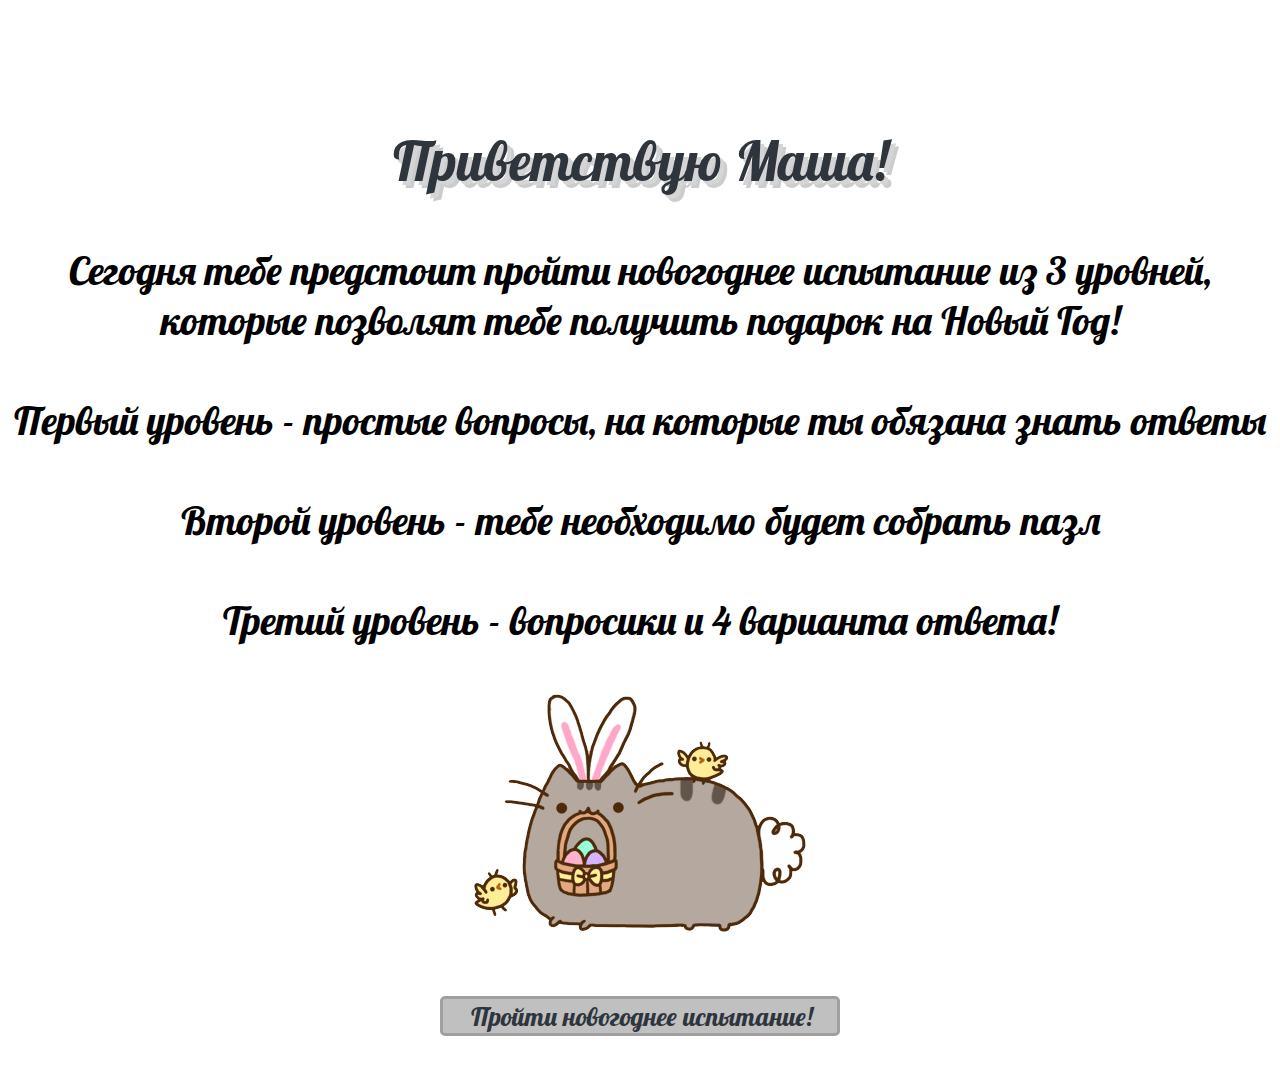
<file: index.html>
<!DOCTYPE html>
<html>
<head>
    <meta charset="utf-8">
    <title> Поздравляшки </title>
    <link rel="stylesheet" href="style.css"> 
    <link href="https://fonts.googleapis.com/css?family=Lobster" rel="stylesheet">
</head>
<body>     
    <div id="main">
        <h1>Приветствую Маша!</h1>
        <p>Сегодня тебе предстоит пройти новогоднее испытание из 3 уровней, которые позволят тебе получить подарок на Новый Год! <br><br> Первый уровень - простые вопросы, на которые ты обязана знать ответы <br><br> Второй уровень - тебе необходимо будет собрать пазл <br><br> Третий уровень - вопросики и 4 варианта ответа!</p>
        <span id="maincont">
           <img src="main.png" alt="">
           <p><input class = 'button' type="submit" name="submit" id="submit" value="Пройти новогоднее испытание!" onClick='location.href="first.html"'/></p>
        </span>
    </div>
</body>
</html>
</file>
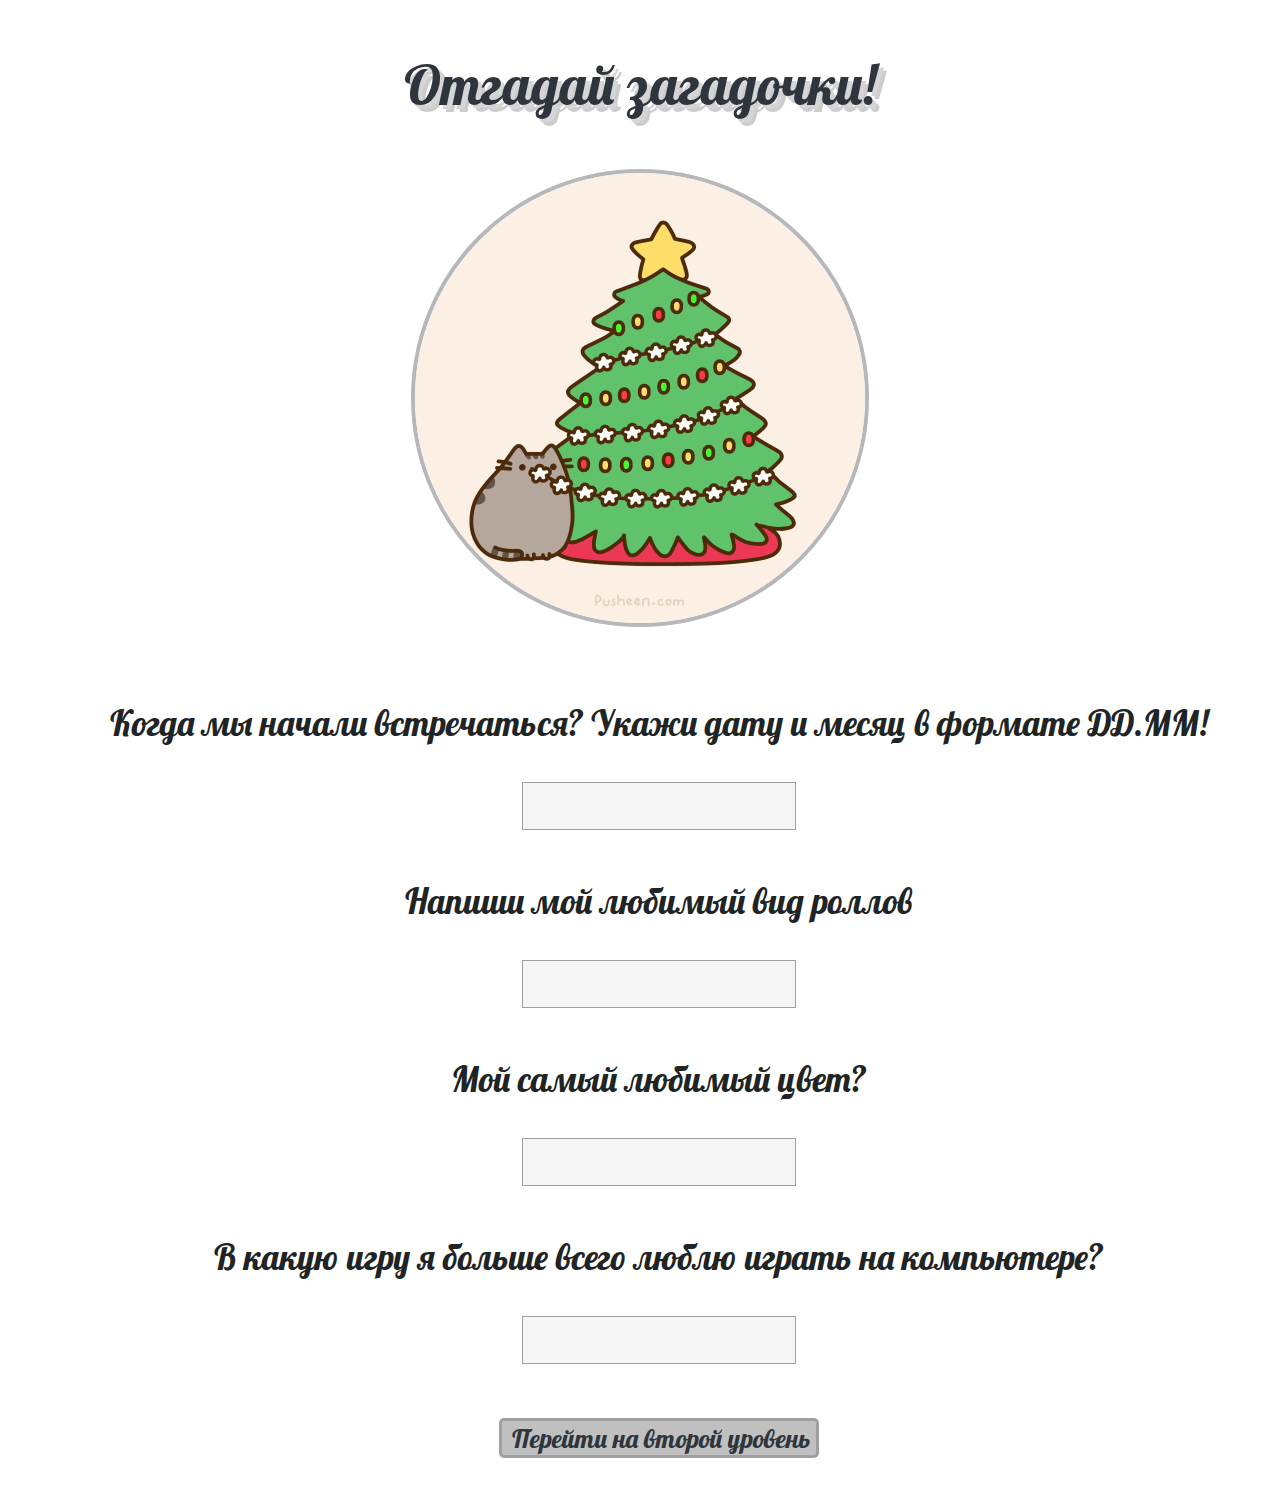
<file: first.html>
<!DOCTYPE html>
<html>
<head>
    <meta charset="utf-8">
    <title> Загадочки</title>
    <link rel="stylesheet" href="style.css"> 
    <link href="https://fonts.googleapis.com/css?family=Lobster" rel="stylesheet">
</head>
<script type="text/javascript" src="jquery.js"></script>

<body>
    <div id="noimage"> 
        <div class="notxt"> Неть!</div>
        <img src="no_img.png" alt="">
    </div>
        
        
    <div id="content">
        <h1 class="elegantshadow">Отгадай загадочки!<br> </h1>
        <div id="center" class="one"> 
        <img src="anime1.gif" alt="" class='anime1'>
        
            <div id="box">

                <p>Когда мы начали встречаться? Укажи дату и месяц в формате ДД.ММ!</p>
                <p><input type="text" name="answerOne" id="answerOne" class = 'answers'> <br>
                <span id="validOne"></span></p>

                <p>Напиши мой любимый вид роллов</p>
                <p><input type="text" name="answerTwo" id="answerTwo" disabled class = 'answers'> <br>
                <span id="validTwo"></span></p>

                <p>Мой самый любимый цвет?</p>
                <p><input type="text" name="answerThree" id="answerThree" disabled class = 'answers'> <br>
                <span id="validThree"></span></p>

                <p>В какую игру я больше всего люблю играть на компьютере?</p>
                <p><input type="text" name="answerFour" id="answerFour" disabled class = 'answers'> <br>
                <span id="validFour"></span></p>

                <p><input class = 'button' type="submit" name="submit" id="submit" value="Перейти на второй уровень" disabled onClick='location.href="second.html"'/></p>
            </div>
        </div>
    </div>
     <script src ="js.js"></script>

</body>

</html>
</file>
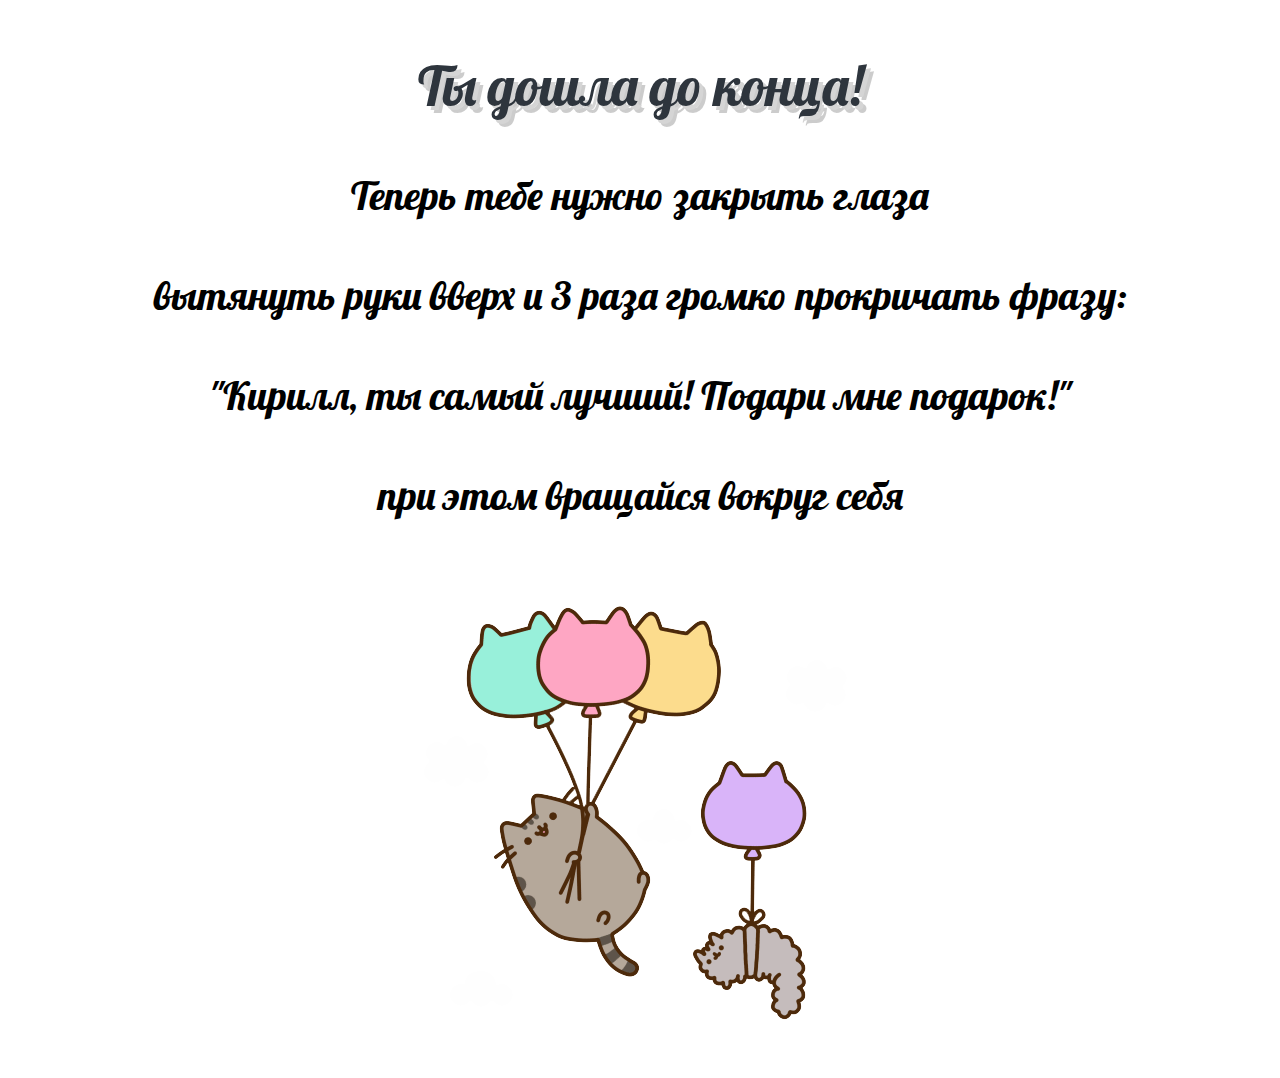
<file: four.html>
<!DOCTYPE html>
<html>
<head>
    <meta charset="utf-8">
    <title> Поздравляшки </title>
    <link rel="stylesheet" href="style.css"> 
    <link href="https://fonts.googleapis.com/css?family=Lobster" rel="stylesheet">
</head>
<body>     
    <div id="mainfinal">
        <h1>Ты дошла до конца!</h1>
        <p> Теперь тебе нужно закрыть глаза<br><br> вытянуть руки вверх и 3 раза громко прокричать фразу: <br> <br>"Кирилл, ты самый лучший! Подари мне подарок!"<br><br>при этом вращайся вокруг себя</p>
        <span id="maincont">
           <img src="final.gif" alt="">
        </span>
    </div>
</body>
</html>
</file>
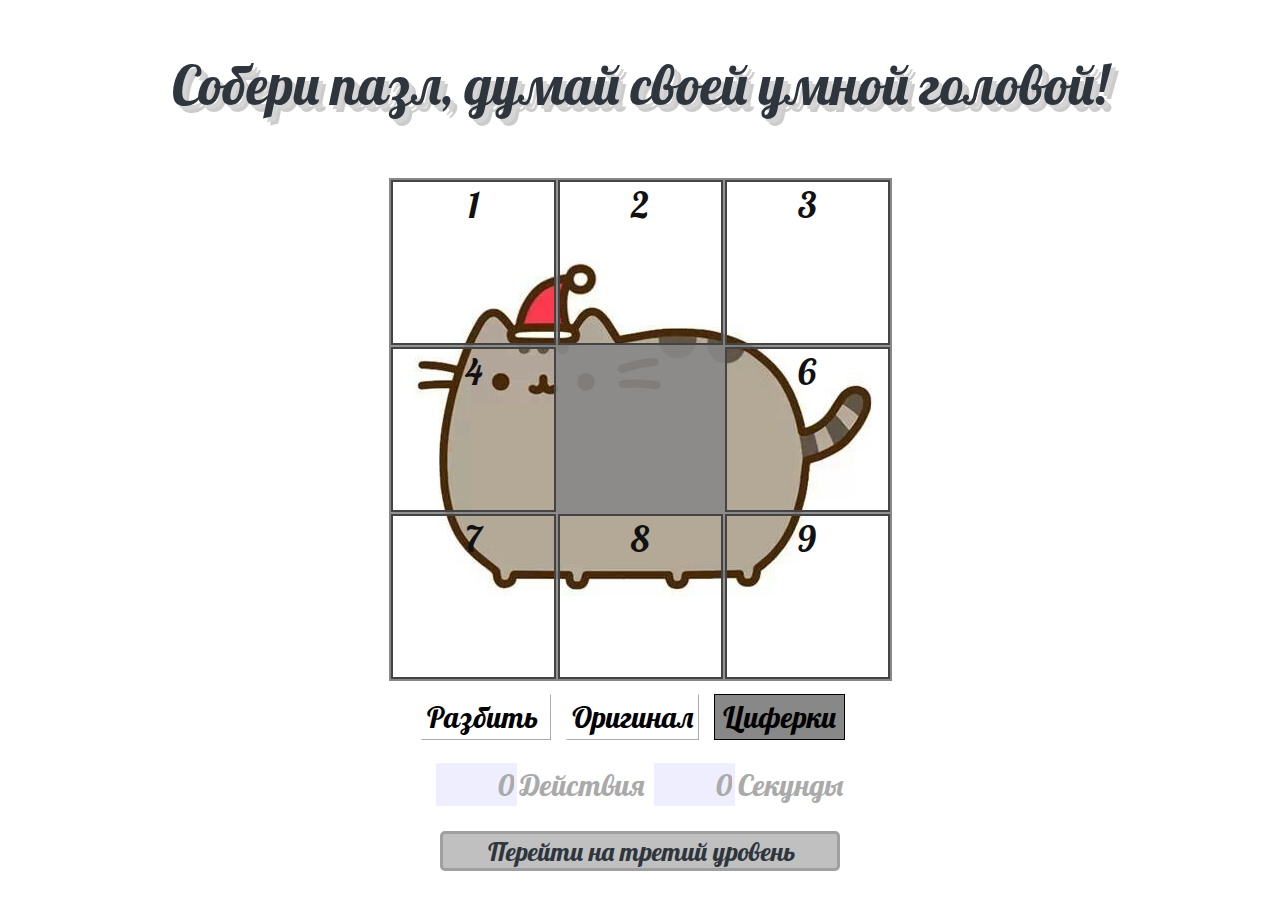
<file: second.html>
<!DOCTYPE html>
<html>
<head>
    <meta charset="utf-8">
    <title> Собери ПАЗЛ</title>
    <link rel="stylesheet" href="style.css"> 
    <link href="https://fonts.googleapis.com/css?family=Lobster" rel="stylesheet">
</head>
<script type="text/javascript" src="jquery.js"></script>
<script src ="jquery.jqpuzzle.full.js"></script>
<link rel="stylesheet" type="text/css" href="jquery.jqpuzzle.css" />
<body>
	<div id="maincont">
    <h1>Собери пазл, думай своей умной головой!</h1>
    <img id="myImage" src="puzzle.jpg" alt="Sheep" class="jqPuzzle"" />
    <p> <input class = 'button' type="submit" name="submit" id="submit" value="Перейти на третий уровень" disabled onClick='location.href="third.html"'/>
    </p>
    </div>
    <script src ="js.js"></script>
     
 

</body>

</html>
</file>
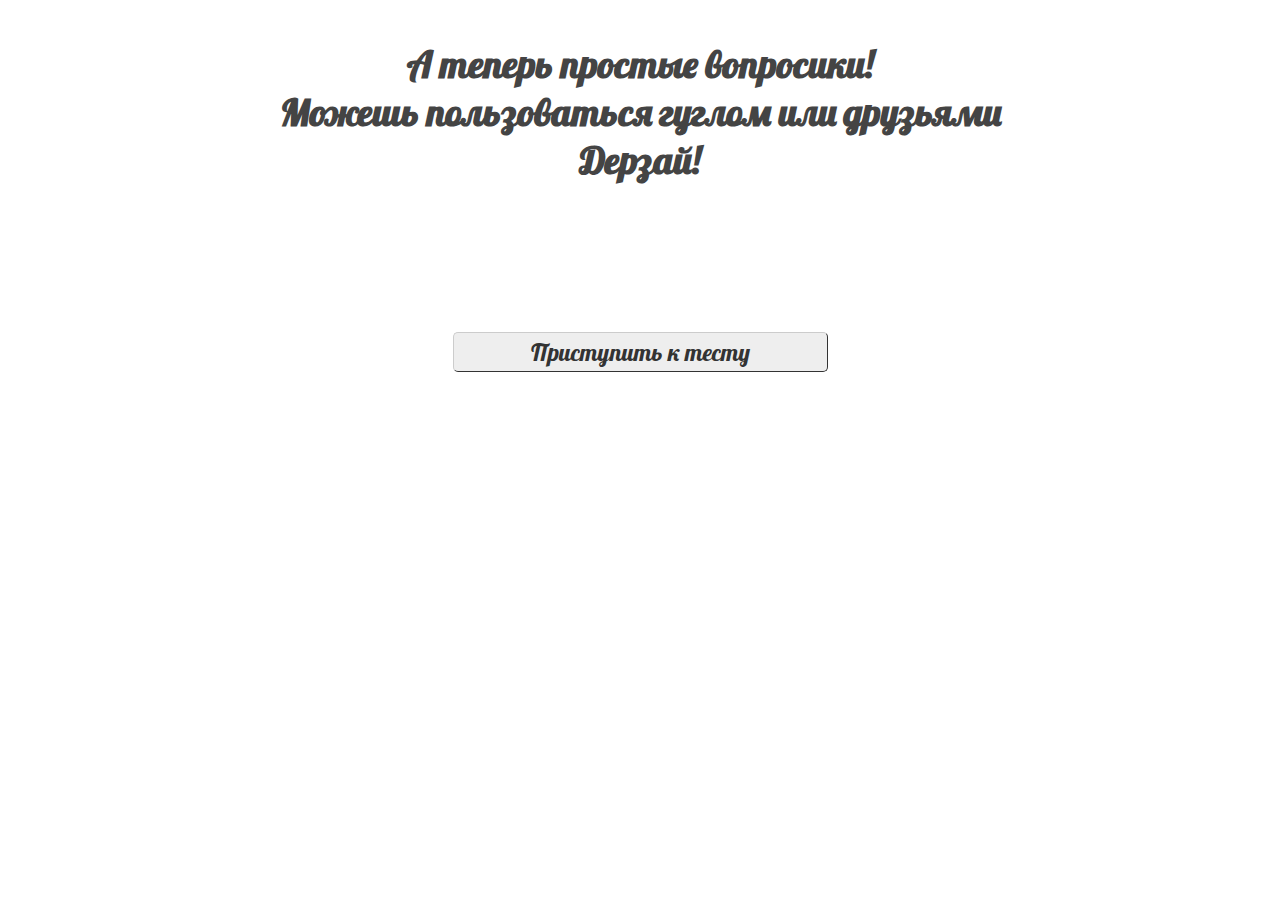
<file: third.html>
<!DOCTYPE html>
<html lang="ru-RU">
<head>

<meta charset="UTF-8">
<meta name="viewport" content="width=device-width, initial-scale=1.0">
<link href="https://fonts.googleapis.com/css?family=Lobster" rel="stylesheet">
<title>Проверка знаний</title>
<style>
body{
	font-family:'Lobster', cursive;
	color:#444;
}
#option1,#option2,#option3,#option4{
	display:none;
	margin-bottom: 10px;
}
.question{
    font-size: 24px;
    text-align: center;
    font-family: 'Lobster', cursive;
	cursor: pointer;
	text-decoration: none;
  	background-color: #EEEEEE;
  	color: #333333;
  	border-radius: 5px;
  	padding: 2px 6px 2px 6px;
 	border-top: 1px solid #CCCCCC;
  	border-right: 1px solid #333333;
  	border-bottom: 1px solid #333333;
 	border-left: 1px solid #CCCCCC;
}
.button {
	margin-top: 10px;
	display: none;
    color: #2e353d;
    border: 3px solid #a0a0a0;
    background-color: #f5f5f5;
    width: 375px;
    height: 40px;
    padding-left:10px;
    font-size: 26px;
    font-weight: 100;
    margin-bottom: 12px;
    background-color:  #c0c0c0;
    font-family: 'Lobster', cursive;
}
.button:hover {
    background-color: #008b8b;
    cursor: pointer;
}

button {
	margin-top: 10px;
    color: #2e353d;
    border: 3px solid #a0a0a0;
    background-color: #f5f5f5;
    width: 375px;
    height: 40px;
    padding-left:10px;
    font-size: 26px;
    font-weight: 100;
    margin-bottom: 12px;
    background-color:  #c0c0c0;
    font-family: 'Lobster', cursive;
}
button:hover {
    cursor: pointer;
}
</style>
<script type="text/javascript">

	//Массив вопросов и ответа
	var data_array = [
	  ["Сколько сантиметров в метре?","10","1024","100","1000",3],

	  ["Сколько холодных цветов в радуге?","Два","Три","Четыре","Один",2],

	  ["<img src='question1.jpg'> <br> Под каким псевдонимом выступает этот казах?","Сквиртонит","Перитонит","Скриптонит","Трахеобронхит", 3],

	  ["Кто сказал: «Краткость – сестра таланта»?","Чехов","Пушкин","Лермонтов","Есенин",1],

	  ["Кто издал указ, согласно которому Новый год необходимо отмечать 1 января?","Екатерина 2","Николай 2","Петр 1","Екатерина 1",3],

	  ["Как называется прямая, проходящая через вершину угла и делящая его пополам?","Катет","Уравнитель","Биссектриса","Гипотенуза",3],

	  ["<img src='question2.jpg'> <br> Кто является автором этой картины?","Серов","Васнецов","Шишкин","Саврасов", 4],

	  ["Сколько раз забрасывал невод в море старик из сказки «О рыбаке и рыбке»?","Один раз","Два раза","Три раза","Четыре раза",3],

	  ["Как на древнегреческом языке звучит слово «землеописание»?","Геометрия","География","Геология","Геодезия",2],

	  ["<img src='question3.png'> <br> Какая страна изображена на картинке?","Австралия","Китай","Америка","Россия", 4],

	  ["Что больнее?","Удариться пальцем","Обжечь руку","Обжечь ногу","Вадим идет на мид",4],

	  ["Какой сказочный персонаж А.Н. Толстого очень похож на персонажа сказки Карло Коллоди?","Буратино","Оптимус Прайм","Винни Пух","Микки Маус", 1],

	  ["Какая страна подарила США Статую Свободы?","Франция","Германия","Англия","Россия",1],

	  ["Кто написал роман «Мастер и Маргарита»?","Булгаков","Гумелев","Достоевский","Пастернак",1],

	  ["<img src='question4.jpg'> <br> В каком стиле написана картина?","Импрессионизм","Кубизм","Поп-арт","Абстракционизм​", 2],

	  ["Какое преступление совершил Родион Раскольников?","Проиграл мид","Спалил дом","Убил бабушку","Ограбил банк",3],

	  ["<img src='question5.jpg'> <br> Где обитают эти существа?","Антарктида","Атлантида","Арктика","Атлантика",1],

	  ["Кто был первым и единственным президентом СССР?","Хрущев","Ельцин","Горбачев","Сталин",3],

	  ["Что дала Буратино черепаха Тортила?","Золотой ключик","Медный тазик","Серебряную медальку","Титановый слиток",1],

	  ["Кто играл на четвертой скрипке, в третьем ряду Лондонского симфонического оркестра с 1924 - 1927 год?","Марк Дакаскас","Йохан Львович","Шмитц Вульберг","Пьер Вудман", 2],
	];

	var plus = 0;
	var time = 0;
	var cur_answer = 0;
	var count_answer = data_array.length;
	
	function sec() {
		time++;	
		document.getElementById('time').innerHTML='Затрачено времени: ' + time + ' сек';
	}
	
	function check(num){

		if(num == 0){ 
		
			document.getElementById('option1').style.display='block';
			document.getElementById('option2').style.display='block';
			document.getElementById('option3').style.display='block';
			document.getElementById('option4').style.display='block';
			document.getElementById('question').style.display='block';

			document.getElementById('option1').innerHTML=data_array[cur_answer][1];
			document.getElementById('option2').innerHTML=data_array[cur_answer][2];
			document.getElementById('option3').innerHTML=data_array[cur_answer][3];
			document.getElementById('option4').innerHTML=data_array[cur_answer][4];
			document.getElementById('question').innerHTML=data_array[cur_answer][0];
			
			document.getElementById('start').style.display='none';
			document.getElementById('end').style.display='inline';
			
			var intervalID = setInterval(sec, 1000);
			
		}else{

			if( num ==  data_array[cur_answer][5]){
				plus++;
				document.getElementById('result').innerHTML='Верно!';
				document.getElementById('result').style.color='green';
			}else{
				document.getElementById('result').innerHTML="Неверно!";
				document.getElementById('result').style.color='red';
			}
				
			cur_answer++;
			if(cur_answer < count_answer){
			
				document.getElementById('option1').innerHTML=data_array[cur_answer][1];
				document.getElementById('option2').innerHTML=data_array[cur_answer][2];
				document.getElementById('option3').innerHTML=data_array[cur_answer][3];
				document.getElementById('option4').innerHTML=data_array[cur_answer][4];
				document.getElementById('question').innerHTML=data_array[cur_answer][0];
				
			}else{
				
				document.getElementById('time').id = 'stop';
				document.getElementById('result').style.color='#333333';
				document.getElementById('option1').style.display='none';
				document.getElementById('option2').style.display='none';
				document.getElementById('option3').style.display='none';
				document.getElementById('option4').style.display='none';
				document.getElementById('question').style.display='none';
				document.getElementById('end').style.display='inline';
				
				var percent =  Math.round(plus/count_answer*100);				
				var res = 'Плохо!';
				if(percent>60) {
					res = 'Молодец! Ты прошла все 3 уровня! ';
					document.getElementById('submit').style.display='block';
					document.getElementById('end').style.display='none';

				}
				document.getElementById('result').innerHTML='Правильных ответов: ' + plus + ' из ' + count_answer + ' (' + percent + '%)<br>' + res;
			}
		}
	}
</script>
</head>
<body>
	<center>			
		<p style="font-size: 38px;font-weight: bold;padding-top: 2px;" id="time">А теперь простые вопросики! <br> Можешь пользоваться гуглом или друзьями <br> Дерзай!</p>
		<p style="font-size: 38px;font-weight: bold;padding-top: 2px;" id="result"></p>
					
		<p style="font-size: 38px;font-weight: bold;padding-top: 2px;" id="question"></p>
		
		<button onclick="check(1)" class="question" id="option1"></button>
		
		<button onclick="check(2)" class="question" id="option2"></button>
		
		<button onclick="check(3)" class="question" id="option3"></button>
		
		<button onclick="check(4)" class="question" id="option4"></button>

	</center><br>
	<center>
		<button id="start" class="question" onclick="check(0)">Приступить к тесту</button>
		<script type="text/javascript"> var curent_url = document.URL; document.write("<a id='end' style='display: none; margin-top: 10px;    color: #2e353d;    border: 3px solid #a0a0a0;    background-color: #f5f5f5;    width: 375px;    height: 40px;    padding-left:10px;    font-size: 26px;    font-weight: 100;    margin-bottom: 12px;    background-color:  #c0c0c0;    font-family: 'Lobster', cursive;' class='question' href='" + curent_url + "'>Начать сначала</a>"); </script>	
		<input class = 'button' type="submit" name="submit" id="submit" value="Получить подарочек"  onClick='location.href="four.html"'/>
	</center><br><br>
</body>
</html>
</file>
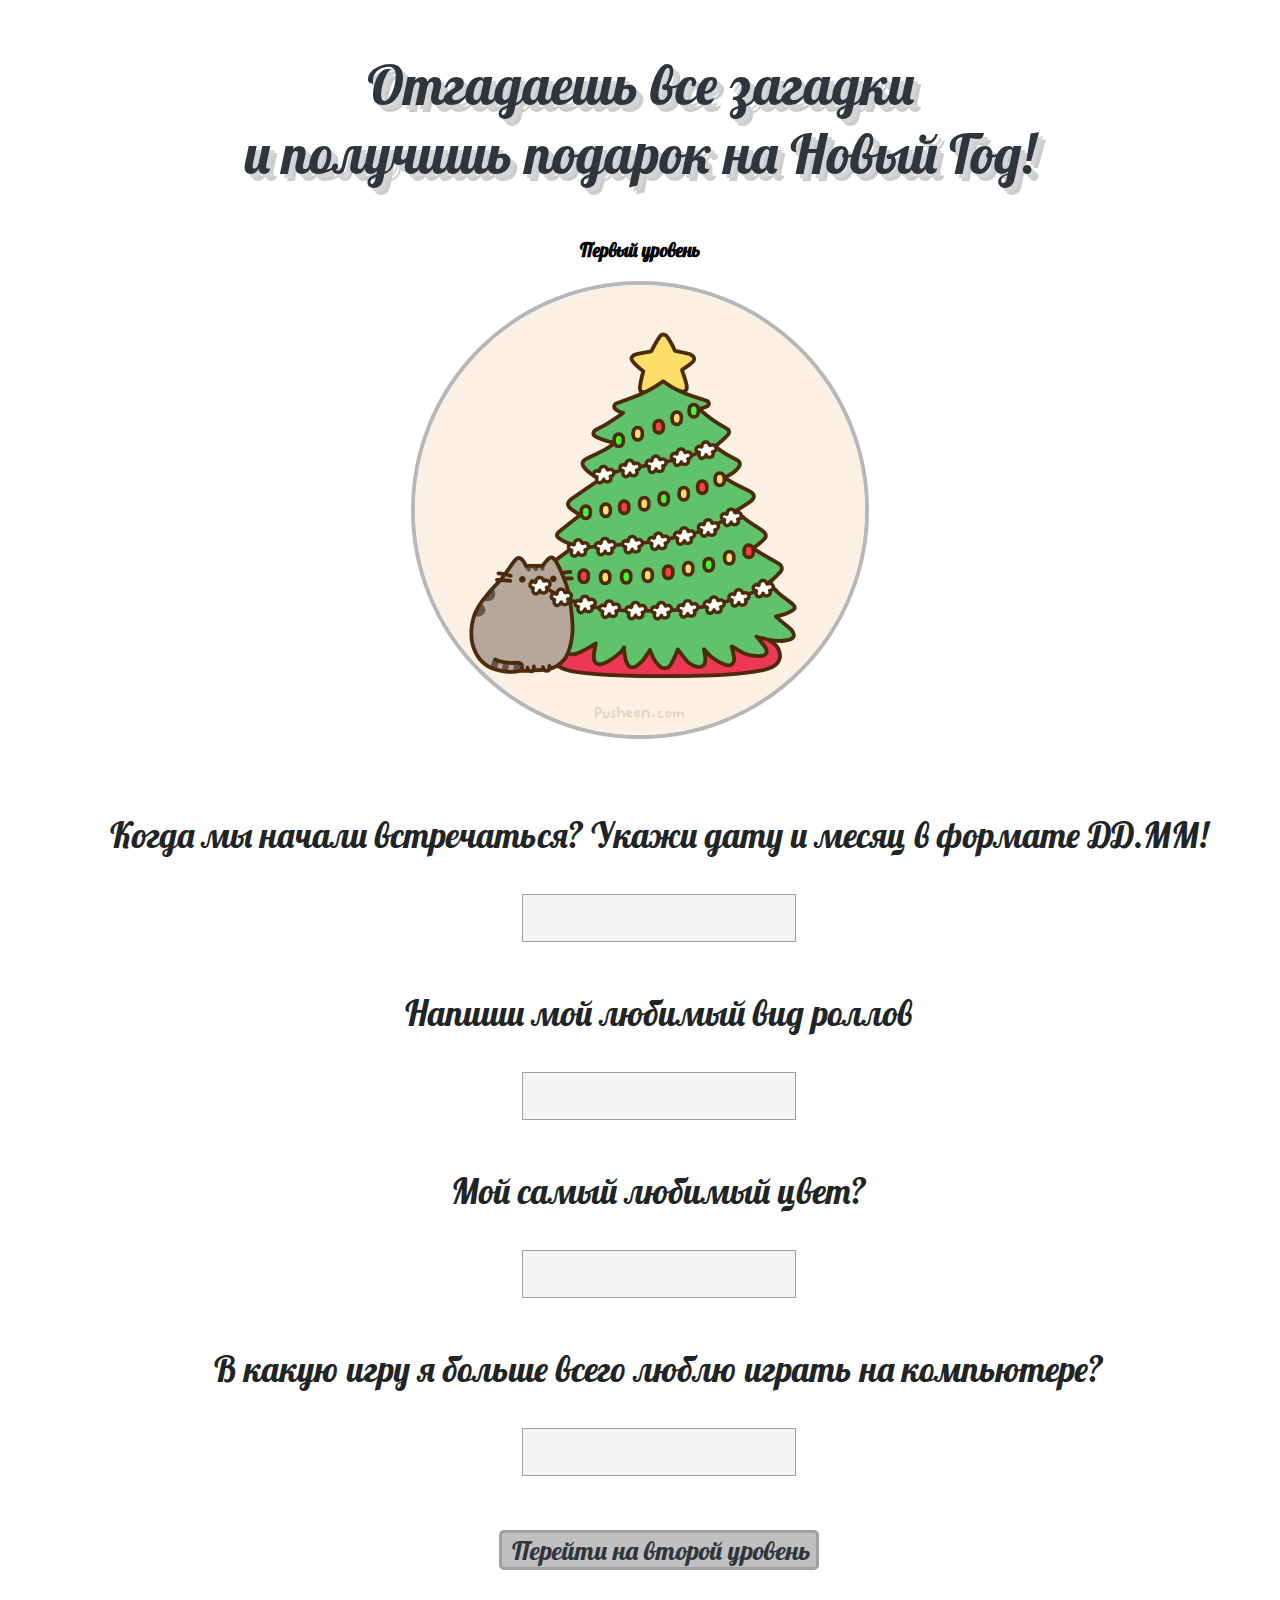
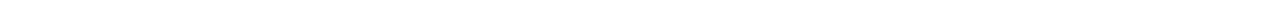
<file: Zagadka.html>
<!DOCTYPE html>
<html>
<head>
    <meta charset="utf-8">
    <title>Личный сайт </title>
    <link rel="stylesheet" href="style.css"> 
    <link href="https://fonts.googleapis.com/css?family=Lobster" rel="stylesheet">
</head>
<script type="text/javascript" src="jquery.js"></script>

<body>
    <div id="noimage"> 
        <div class="notxt"> Неть!</div>
        <img src="no_img.png" alt="">
        <span>X</span>
    </div>
        
        
    <div id="content">
        <h1 class="elegantshadow">Отгадаешь все загадки <br> и получишь подарок на Новый Год!</h1>
        <div id="center" class="one"> 
        
        <div id="level">
         <h3>Первый уровень</h3>
         </div>
        <img src="anime1.gif" alt="" class='anime1'>
        
            <div id="box">

                <p>Когда мы начали встречаться? Укажи дату и месяц в формате ДД.ММ!</p>
                <p><input type="text" name="answerOne" id="answerOne" class = 'answers'> <br>
                <span id="validOne"></span></p>

                <p>Напиши мой любимый вид роллов</p>
                <p><input type="text" name="answerTwo" id="answerTwo" disabled class = 'answers'> <br>
                <span id="validTwo"></span></p>

                <p>Мой самый любимый цвет?</p>
                <p><input type="text" name="answerThree" id="answerThree" disabled class = 'answers'> <br>
                <span id="validThree"></span></p>

                <p>В какую игру я больше всего люблю играть на компьютере?</p>
                <p><input type="text" name="answerFour" id="answerFour" disabled class = 'answers'> <br>
                <span id="validFour"></span></p>

                <p><input class = 'button' type="submit" name="submit" id="submit" value="Перейти на второй уровень" disabled onClick='location.href="third.html"'/></p>
            </div>
        </div>
    </div>
     <script src ="js.js"></script>

</body>

</html>
</file>
<file: style.css>
body {
    font-family: 'Lobster', cursive;
    text-align: center;
}


.anime1 {
    border:4px solid #b5b7ba;
    display:block;
    margin:0 auto;
    border-radius: 50%;
}

#content {
    margin: 0 auto;
    text-align: center;
}

#content h1 {
    
    color: #2e353d;
    font-size: 55px;
    font-weight: 300;
    margin-top: 50px;
    margin-bottom: 50px;
}

#content #box {
    background-color: #ffffff;
    margin: auto;
    padding-top: 37px;
    padding-left: 37px;
}

#content #box p {
    color: #202424;
    font-size: 35px;
    font-weight: 100;
    text-align: center;
    margin-top: 37px;
    margin-bottom: 30px;
}

#content #box input {
    border: 1px solid #a0a0a0;
    background-color: #f5f5f5;
    width: 260px;
    height: 44px;
    padding-left:10px;
     font-size: 35px;
    font-weight: 100;
    margin-bottom: 12px;
    font-family: 'Lobster', cursive;
}

#content #box .button {
    color: #2e353d;
    border: 3px solid #a0a0a0;
    background-color: #f5f5f5;
    width: 320px;
    height: 40px;
    padding-left:10px;
    font-size: 26px;
    font-weight: 100;
    margin-bottom: 12px;
    background-color:  #c0c0c0;
}
#maincont .button {
    color: #2e353d;
    border: 3px solid #a0a0a0;
    background-color: #f5f5f5;
    width: 320px;
    height: 40px;
    padding-left:10px;
    font-size: 26px;
    font-weight: 100;
    margin-bottom: 12px;
    background-color:  #c0c0c0;
}

#content #box .button:hover {
    background-color: #008b8b;
    cursor: pointer;
}

#maincont .button:hover {
    background-color: #008b8b;
    cursor: pointer;
}
.ok {
        color: green;
        font
}
.error {
        color: red;
}
h1 {
    color: #2e353d;
    font-size: 55px;
    font-weight: 300;
    margin-top: 50px;
    margin-bottom: 50px;
    text-shadow: 4px 4px 0px #d5d5d5, 7px 7px 0px rgba(0, 0, 0, 0.2);
}

#noimage {
    display: none;
    position: fixed;
    margin:50% 2%;
    text-align: center;
    transition: 3s linear;
}
#noimage::hover {
    top: 50px;
}


.notxt {
    font-size: 1.8em;
}

#pushfly {
    margin-top: -50px;
    width: 116px;
    height: 91px;

}

#axis:hover .move {
    transform: translate(100px,100px);

}
.object {
    position: absolute;
    transition: all 2s ease-in-out;
    -webkit-transition: all 2s ease-in-out; /** Chrome & Safari **/
    -moz-transition: all 2s ease-in-out; /** Firefox **/
    -o-transition: all 2s ease-in-out; /** Opera **/
}

.button {
    border-radius: 5px;
    font-size: 34px;
    text-align: center;
    font-family: 'Lobster', cursive;
}
#background {
    border: 2px solid grey;
    background: url(back.jpg) 100% 100% no-repeat;
    background-size: cover;
    margin: 135px auto;
    height: 600px;
    opacity: 0.5;
    box-shadow: 10px 10px 10px rgba(10,25,50,0.5); 
    padding: 10px;
}
#background {
    border: 2px solid grey;
    background: url(back.jpg) 100% 100% no-repeat;
    background-size: cover;
    margin: 135px auto;
    height: 600px;
    opacity: 0.8;
    box-shadow: 10px 10px 30px rgba(10,25,25,0.5); 
    padding: 10px;
}
#main {
    text-align: center;
    vertical-align: middle;
    font-size: 40px;
    margin-top: 10%;
}
#mainfinal {
    text-align: center;
    vertical-align: middle;
    font-size: 40px;
    margin-top: 4%;
}
#maincont .button {
    width: 400px;
}
</file>
